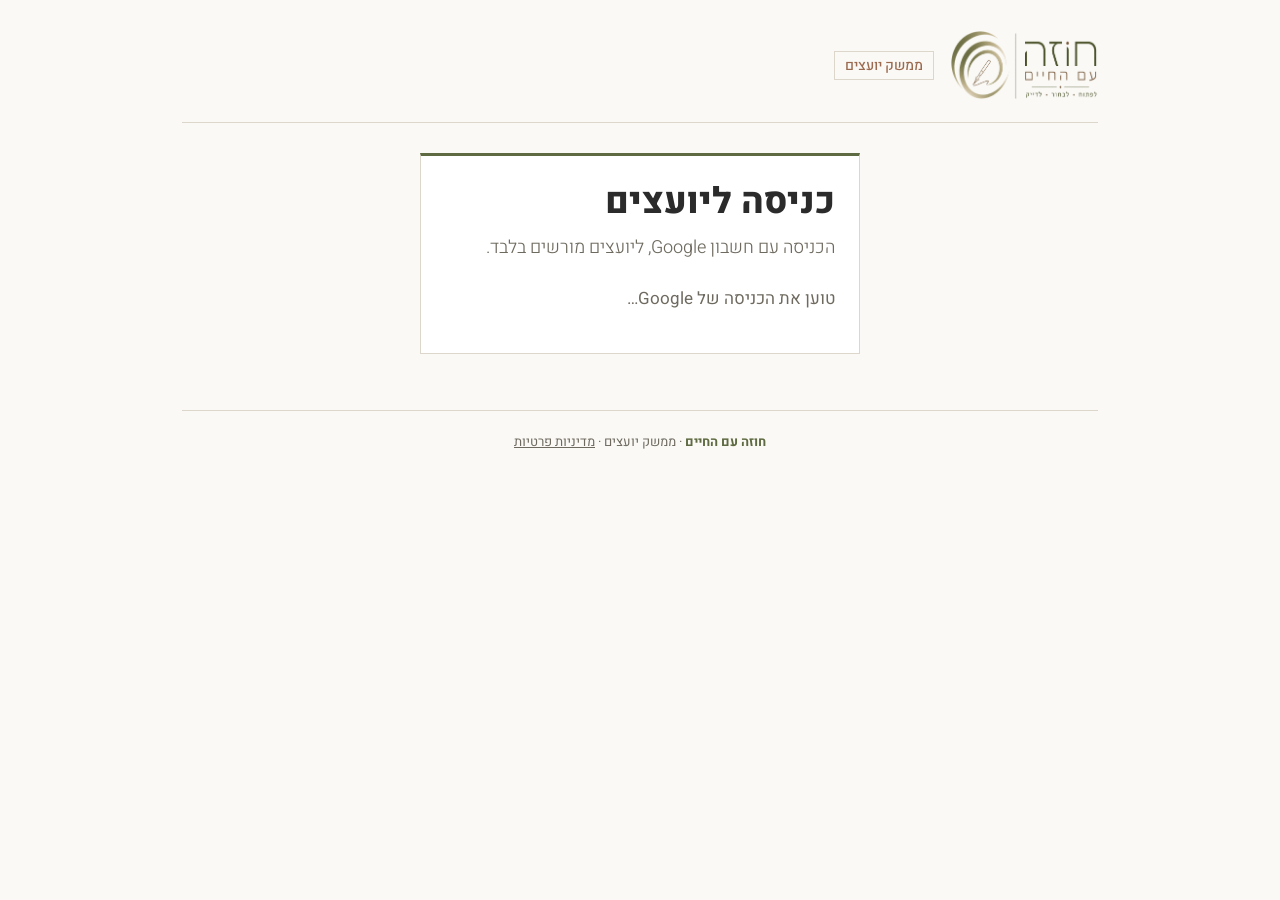
<file: index.html>
<!doctype html>
<html lang="he" dir="rtl">
<head>
  <meta charset="utf-8">
  <meta name="viewport" content="width=device-width, initial-scale=1">
  <meta name="robots" content="noindex, nofollow">
  <title>ממשק יועצים · חוזה עם החיים</title>
  <link rel="preconnect" href="https://fonts.googleapis.com">
  <link rel="preconnect" href="https://fonts.gstatic.com" crossorigin>
  <link href="https://fonts.googleapis.com/css2?family=Heebo:wght@300;400;500;700;800&display=swap" rel="stylesheet">
  <link rel="stylesheet" href="CFL_HR_style.css?v=20261104g">
</head>
<body>
  <div class="wrap">
    <header class="site-head">
      <div class="brand">
        <img class="logo" src="CFL_logo.png" width="180" style="width:180px;max-width:50%;height:auto" alt="חוזה עם החיים · לפתוח · לבחור · לדייק">
        <span class="tag">ממשק יועצים</span>
      </div>
      <nav class="site-nav">
        <span id="navName"></span>
        <button id="logoutBtn" class="link-btn" type="button" hidden>יציאה</button>
      </nav>
    </header>
    <main id="app">
      <p class="loading">טוען…</p>
    </main>
    <footer><b>חוזה עם החיים</b> · ממשק יועצים · <a href="CFL_HR_privacy.html">מדיניות פרטיות</a></footer>
  </div>
  <script src="CFL_HR_config.js?v=20261104g"></script>
  <script src="CFL_HR_app.js?v=20261104g"></script>
  <!-- Google's sign-in script; calls onGsiLoad() when ready -->
  <script src="https://accounts.google.com/gsi/client?hl=he" async defer onload="onGsiLoad()"></script>
</body>
</html>
</file>
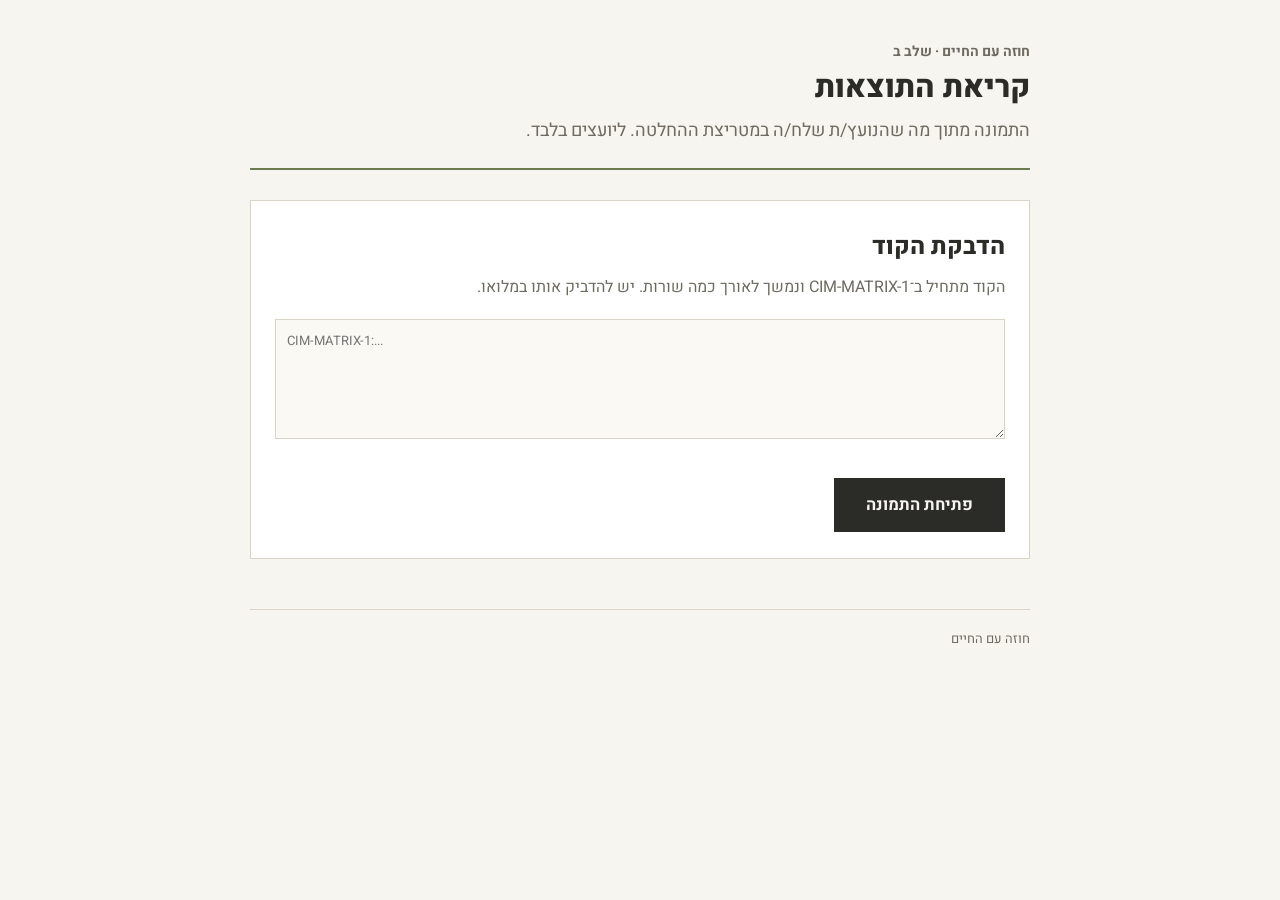
<file: CFL_HR_matrix.html>
<!DOCTYPE html>
<html lang="he" dir="rtl">
<head>
<meta charset="utf-8">
<meta name="viewport" content="width=device-width,initial-scale=1">
<title>שלב ב · קריאת התוצאות · חוזה עם החיים</title>
<style>
:root{--paper:#F7F5EF;--card:#FFF;--ink:#2B2B28;--mute:#6E6B62;--olive:#6B7A4F;--olive-d:#4E5A3A;
--olive-l:#8C9A72;--clay:#A9633F;--claybg:#F4E9E1;--gold:#B8933F;--goldbg:#F2EDDC;
--rule:#DAD5C7;--tint:#F0EEE5;--tint2:#FAF9F4;--slate:#3E4A55;--slatebg:#EAEDF0}
*{box-sizing:border-box}
body{margin:0;background:var(--paper);color:var(--ink);font-family:"Assistant","Heebo","Segoe UI",Arial,sans-serif;font-size:17px;line-height:1.65}
.wrap{max-width:820px;margin:0 auto;padding:0 20px 100px}
header{padding:40px 0 22px;border-bottom:2px solid var(--olive)}
.brand{font-size:14px;color:var(--mute);font-weight:700;margin:0 0 6px}
h1{font-size:31px;line-height:1.25;margin:0 0 8px;font-weight:800}
.lede{font-size:18px;color:var(--mute);margin:0;max-width:58ch}
.steps{display:flex;gap:4px;margin:22px 0 0;flex-wrap:wrap}
.steps span{flex:1;min-width:28px;text-align:center;font-size:12.5px;font-weight:700;padding:6px 0;background:var(--tint);color:var(--mute)}
.steps span.done{background:var(--olive-l);color:#fff}
.steps span.on{background:var(--olive);color:#fff}
section.block{margin:30px 0 0;background:var(--card);border:1px solid var(--rule);padding:26px 24px}
.dim{display:inline-block;font-size:12.5px;font-weight:700;padding:3px 10px;margin-bottom:10px;background:var(--tint);color:var(--olive-d)}
h2{font-size:24px;margin:0 0 8px;font-weight:800}
h3{font-size:19px;margin:24px 0 8px}
.sub{font-size:16px;color:var(--mute);margin:0 0 18px;max-width:60ch}
.note{background:var(--claybg);border-right:4px solid var(--clay);padding:14px 18px;margin:18px 0;font-size:15.5px}
.note b{color:var(--clay)}
.bridge{background:var(--goldbg);border-right:4px solid var(--gold);padding:14px 18px;margin:18px 0;font-size:15.5px}
.calm{background:var(--tint);padding:18px 20px;margin:18px 0}
input[type=text],textarea,select{width:100%;padding:11px;font-size:16.5px;border:1px solid var(--rule);background:var(--tint2);font-family:inherit;color:var(--ink)}
textarea{min-height:84px;resize:vertical}
label.opt{display:flex;gap:10px;align-items:center;margin:0 0 10px}
label.opt b{min-width:26px;color:var(--olive-d)}
.chips{display:flex;flex-wrap:wrap;gap:8px}
.chip{border:1px solid var(--rule);background:var(--tint2);padding:9px 14px;cursor:pointer;font-size:15.5px;font-weight:600;user-select:none}
.chip.on{background:var(--olive);border-color:var(--olive-d);color:#fff}
.chip.dis{opacity:.4;cursor:not-allowed}
.count{font-size:14px;color:var(--clay);font-weight:700;margin:10px 0 0}
.item{padding:16px 0;border-top:1px solid var(--rule)}
.item:first-of-type{border-top:none}
.qt{margin:0 0 10px;font-size:17px;font-weight:700}
.row{display:flex;align-items:center;gap:10px;margin:8px 0;flex-wrap:wrap}
.row .on-name{min-width:130px;font-size:15px;font-weight:600;color:var(--olive-d)}
.scale{display:flex;gap:4px;flex:1;min-width:280px}
.scale button{flex:1;padding:8px 0;font-size:14.5px;font-weight:600;border:1px solid var(--rule);background:var(--tint2);color:var(--ink);cursor:pointer;font-family:inherit}
.scale button.on{background:var(--olive);border-color:var(--olive-d);color:#fff}
.scale button.qm{background:var(--goldbg);max-width:44px}
.scale button.qm.on{background:var(--gold);border-color:var(--gold);color:#fff}
.ends{display:flex;justify-content:space-between;font-size:12.5px;color:var(--mute);margin:4px 0 0}
.seg{display:flex;gap:4px;flex-wrap:wrap}
.seg button{padding:7px 12px;font-size:14.5px;font-weight:600;border:1px solid var(--rule);background:var(--tint2);cursor:pointer;font-family:inherit;color:var(--ink)}
.seg button.on{background:var(--olive);color:#fff;border-color:var(--olive-d)}
.seg button.on.y{background:var(--olive)}.seg button.on.q{background:var(--gold);border-color:var(--gold)}.seg button.on.n{background:var(--clay);border-color:var(--clay)}
.actions{margin:30px 0 0;display:flex;gap:12px;align-items:center;flex-wrap:wrap}
button.main{font-family:inherit;font-size:16.5px;font-weight:700;cursor:pointer;background:var(--ink);color:var(--paper);border:none;padding:15px 32px}
button.main:hover{background:var(--olive-d)}
button.main:disabled{opacity:.35;cursor:not-allowed}
button.ghost{font-family:inherit;background:transparent;color:var(--mute);border:1px solid var(--rule);padding:14px 22px;font-weight:600;font-size:15.5px;cursor:pointer}
.status{font-size:14.5px;color:var(--clay)}
.card{border:1px solid var(--rule);padding:18px 20px;margin:16px 0;background:var(--tint2)}
.card h3{margin:0 0 10px;color:var(--olive-d)}
.card .lbl{font-size:13.5px;font-weight:800;color:var(--mute);margin:12px 0 2px}
.card p{margin:0;font-size:16px}
.flag{background:var(--claybg);border-right:4px solid var(--clay);padding:10px 14px;margin:10px 0 0;font-size:15px}
.dir{font-size:18px;font-weight:800;padding:10px 0;border-bottom:1px solid var(--rule)}
.tabs{display:flex;border:2px solid var(--olive);padding:4px;background:var(--card);margin:26px 0 0}
.tabs button{flex:1;background:transparent;color:var(--olive-d);border:none;padding:13px 10px;font-size:16px;font-weight:700;cursor:pointer;font-family:inherit}
.tabs button.on{background:var(--olive);color:#fff}
.pane{display:none}.pane.on{display:block}
.cons{background:var(--slatebg);border-right:4px solid var(--slate);padding:14px 18px;margin:18px 0;font-size:15px}
.tblwrap{overflow-x:auto}
table{width:100%;border-collapse:collapse;font-size:14.5px;margin:10px 0}
th,td{text-align:right;padding:7px 6px;border-bottom:1px solid var(--rule);vertical-align:top}
th{font-size:13px;color:var(--mute)}
td.n{text-align:center;font-weight:700}
#rawbox{width:100%;min-height:150px;direction:ltr;text-align:left;word-break:break-all;margin-top:14px;display:none;font-size:14px}
#rawbox.on{display:block}
.lock{font-size:15px;color:var(--mute);background:var(--tint);padding:12px 16px;margin:0 0 16px}
footer{margin-top:50px;padding-top:18px;border-top:1px solid var(--rule);font-size:13px;color:var(--mute)}
@media(max-width:620px){body{font-size:16px}h1{font-size:25px}section.block{padding:20px 14px}.row .on-name{min-width:100%}.scale{min-width:100%}}
@media print{body{background:#fff}header .steps,.actions,.tabs,footer,#rawbox{display:none!important}.pane{display:block!important}section.block{border:none;padding:0}}

#rawbox{direction:ltr;text-align:left;word-break:break-all;min-height:150px}
#paste{direction:ltr;text-align:left;min-height:120px;word-break:break-all;font-size:13px}
#res{display:none}#res.on{display:block}
.err{color:var(--clay);font-weight:700}
.meta{font-size:15px;color:var(--mute)}
@media print{header,.actions,#feed{display:none!important}#res{display:block!important}.pane{display:block!important}}</style>
<link href="https://fonts.googleapis.com/css2?family=Heebo:wght@300;400;500;700;800&display=swap" rel="stylesheet"><style id="cfl-font">body,body *{font-family:"Heebo",Arial,"Arial Hebrew",sans-serif!important}[hidden]{display:none!important}</style>
</head>
<body>
<div class="wrap">
<header>
  <p class="brand">חוזה עם החיים · שלב ב</p>
  <h1>קריאת התוצאות</h1>
  <p class="lede">התמונה מתוך מה שהנועץ/ת שלח/ה במטריצת ההחלטה. ליועצים בלבד.</p>
  
</header>
<section class="block" id="feed" hidden>
  <h2>הדבקת הקוד</h2>
  <p class="sub">הקוד מתחיל ב־CIM-MATRIX-1 ונמשך לאורך כמה שורות. יש להדביק אותו במלואו.</p>
  <textarea id="paste" placeholder="CIM-MATRIX-1:..."></textarea>
  <div class="actions"><button class="main" onclick="load()">פתיחת התמונה</button><span class="status" id="msg"></span></div>
</section>
<div id="res">
  <section class="block">
    <h2 id="who">התמונה</h2>
    <p class="meta" id="meta"></p>
    <div class="tabs"><button id="t1" class="on" onclick="tab(1)">ליועצת</button><button id="t2" onclick="tab(2)">מה הנועץ/ת רואה</button></div>
    <div class="pane on" id="p2"></div>
    <div class="pane" id="p1"></div>
    <div class="actions"><button class="main" onclick="window.print()">הדפסה או שמירה כקובץ</button><button class="ghost" onclick="copyAll()">טקסט להעתקה</button></div>
    <textarea id="rawbox"></textarea>
  </section>
</div>
<footer>חוזה עם החיים</footer>
</div>
<script>
const L=['א','ב','ג','ד'];
const VALS=['מימוש עצמי','עניין ותוכן','למידה והתפתחות','אתגר','אוטונומיה','השפעה','הובלה','יצירה','עבודה עם אנשים','שייכות','משמעות','תרומה לחברה','תרומה לעצמי','חופש','הכרה והערכה','מעמד / טייטל','קידום','כסף','ביטחון ויציבות','גמישות','זמן ופנאי','איזון בין עבודה לחיים','גיוון','סביבת עבודה אנושית ומכבדת','אפשרות לפתח אחרים','אפשרות להתפתח בעצמי'];
const THR=['שכר מינימלי','שעות / היקף משרה','גמישות','מרחק ונסיעות','יציבות','אוטונומיה','סביבת עבודה מכבדת','אפשרות להתפתח','תוכן מקצועי מסוים','התאמה לחיים האישיים'];
const ROLE=['מה אעשה בפועל','תחומי האחריות','סמכות','אוטונומיה','מדדי הצלחה','למידה','אתגר','שימוש בחוזקות שלי','יכולת להשפיע','אפשרויות קידום','שכר ותנאים','שעות','גמישות'];
const MGR=['נותן/ת אוטונומיה','ברור/ה בציפיות','נותן/ת משוב','מקשיב/ה','מאפשר/ת לטעות','מאפשר/ת לחלוק עליו/ה','נותן/ת קרדיט','מתייחס/ת לאנשים בכבוד','מפתח/ת אנשים','מסייע/ת לאנשים לצמוח ולהתקדם','יודע/ת להתמודד עם קונפליקט'];
const SRC=['המנהל/ת אמר/ה לי','עובד/ת בארגון סיפר/ה לי','עובד/ת לשעבר סיפר/ה לי','ראיתי דוגמה קונקרטית','זו בעיקר התרשמות שלי'];
const CUL=['איך מתייחסים כאן לאנשים בפועל?','האם מפתחים אנשים?','האם מקדמים מבפנים?','מה קורה כשמישהו טועה?','האם אפשר לחלוק על מנהלים?','שיתוף פעולה או תחרות פנימית?','כמה פוליטיקה ארגונית קיימת?','מהו קצב העבודה?','מהן שעות העבודה בפועל?','עד כמה קיימת גמישות?','עד כמה הארגון יציב?','מי מצליח כאן?','למה אנשים טובים עוזבים?','איך מתייחסים לאנשים בתקופות קשות?','איך נפרדים מעובדים?'];
const GAPS=[['long','אין דדליין קרוב — מרווח של 3–5 ימים',3*24],['days','עליי להחליט בתוך כמה ימים — כ־24 שעות',24],['24h','עליי להחליט בתוך 24 שעות — מרווח קצר',6],['today','עליי להחליט היום — שעה–שעתיים',1.5],['review','גרסת בדיקה — ללא מרווח',0]];
const ECHO=['איזו אפשרות חזרה אליך היום מעצמה, בלי שניסית לחשוב עליה?','אם אחת האפשרויות הייתה נעלמת עכשיו — על איזו היית הכי מצטער/ת?','אם אף אחד לא היה יודע במה בחרת — האם משהו בבחירה שלך היה משתנה?'];
const FITS=['מתאים/ה מאוד','מתאים/ה','סימן שאלה','לא מתאים/ה'];
const OPENQ=['מה מושך אותי?','מה מטריד אותי?','איזה מחיר אצטרך לשלם?','האם קיימת התנגשות עם אחד מתנאי הסף שלי?','מה עדיין איני יודע/ת?','ומה אני מרגיש/ה עכשיו, אחרי שאני רואה את התמונה כולה?'];
const RESQ=['איך זה נראה ביום שלישי בארבע אחר הצהריים? לא הכותרת של התפקיד, אלא התוכן היומיומי שלו.','מה המסלול ארבעה צעדים קדימה, ולא רק הצעד הבא? לאן זה מוביל בעוד שבע שנים?','מה המחיר האמיתי — בזמן, בכסף, בשנות לימוד, ובמה שלא אעשה בינתיים?','שלוש שיחות: אחד/ת בהתחלה, אחד/ת באמצע, ואחד/ת שכבר יצא/ה. מה הם אמרו?'];
const TITLES=['פתיחה','מה על הפרק','מה חשוב לי','תנאי סף','טבלת הדירוג','מרווח','חשיבות','תמונת הכיוונים','הצעות ממשיות','העמקה','מה חסר','תמונת ההחלטה','סיכום'];

function blankOffer(){return {opt:'',name:'',role:{},mgr:{},mgrSrc:{},culSel:[],culNote:{},culQ:{},fit:{},open:{}};}
function blankState(){return {step:0,mode:'',changed:'',name:'',opts:['','','',''],vals:[],valOther:'',thr:[],thrOther:'',thrLimit:{},thrCheck:{},rate:{},locked:false,lockAt:0,gap:'',gapStart:0,echo:{},w:{},nOffers:'',offers:[],research:{},gen:{},five:['','','','','']};}
function migrate(x){
  const s=Object.assign(blankState(),x);
  if(x&&x.offer!==undefined&&!x.offers){
    s.offers = x.offer==='yes' ? [Object.assign(blankOffer(),{opt:String(x.offerOpt||''),role:x.role||{},mgr:x.mgr||{},mgrSrc:x.mgrSrc||{},culSel:x.culSel||[],culNote:x.culNote||{},culQ:x.culQ||{},fit:x.fit||{},open:x.open||{}})] : [];
    s.nOffers = x.offer==='yes' ? 1 : (x.offer==='no' ? 0 : '');
  }
  if(!Array.isArray(s.offers))s.offers=[];
  s.offers=s.offers.map(o=>Object.assign(blankOffer(),o));
  return s;
}
const esc=t=>String(t==null?'':t).replace(/[&<>"]/g,c=>({'&':'&amp;','<':'&lt;','>':'&gt;','"':'&quot;'}[c]));
const O=()=>S.opts.map((t,i)=>({t:String(t||'').trim(),i})).filter(o=>o.t);
const V=()=>S.vals.map(v=>v==='__other'?(String(S.valOther||'').trim()||'אחר'):v);
const T=()=>S.thr.map(v=>v==='__other'?(String(S.thrOther||'').trim()||'אחר'):v);
function oname(i){return L[i]+"' · "+S.opts[i];}
function offerName(o,k){return o.name?o.name:(o.opt!==''&&S.opts[+o.opt]?oname(+o.opt):'הצעה '+(k+1));}

function analysis(){
 const v=V(),o=O(),t=T();
 const res=o.map(x=>{
  let num=0,den=0,unk=[],give=[],price=[],gap=[],fail=[],thrQ=[];
  v.forEach(n=>{const r=S.rate[n+'|'+x.i],w=S.w[n]||0;
   if(r==='?'||r==null){unk.push(n);return;}
   num+=r*w;den+=10*w;
   if(w>=6&&r>=8)give.push([n,r*w]);
   if(w>=6&&r<=4)price.push(n);
   const best=Math.max(...o.filter(y=>y.i!==x.i).map(y=>{const q=S.rate[n+'|'+y.i];return typeof q==='number'?q:-1}),-1);
   if(best-r>=4&&w>=5&&price.indexOf(n)<0)gap.push(n);
  });
  t.forEach(n=>{const c=S.thrCheck[n+'|'+x.i];if(c==='n')fail.push(n);if(c==='q')thrQ.push(n);});
  give.sort((a,b)=>b[1]-a[1]);
  return {i:x.i,t:x.t,pct:den?num/den:0,unk,give:give.slice(0,4).map(g=>g[0]),price,gap,fail,thrQ};});
 const ranked=res.filter(r=>!r.fail.length).sort((a,b)=>b.pct-a.pct);
 const n=ranked.length<=2?ranked.length:((ranked[2]&&ranked[0].pct-ranked[2].pct<0.15)?3:2);
 let read='';
 if(ranked.length>1){const d=ranked[0].pct-ranked[1].pct;
  read = d>=0.12 ? 'יש מובילה ברורה. שווה גם לשאול: למה עוד לא הלכת לשם?'
      : d>=0.05 ? 'יש נטייה, אין הכרעה. שתי הראשונות בתמונה, וההבדל ביניהן יוכרע בהעמקה ולא בטבלה.'
      : 'התוצאות צמודות, וזה כשלעצמו ממצא. או ששתי האפשרויות מספקות את אותם ערכים בדרכים שונות, או שחסר ערך שלא עלה על הנייר.';}
 return {res,dirs:ranked.slice(0,n),read};
}
const listOf=a=>a.length?a.map(esc).join(' · '):'<span style="color:var(--mute)">—</span>';
function pictureHTML(){const A=analysis();
 return A.res.map(r=>`<div class="card"><h3>${esc(oname(r.i))}</h3>
  ${r.fail.length?`<div class="flag">התנגשות עם תנאי סף: <b>${listOf(r.fail)}</b></div>`:''}
  <div class="lbl">מה היא נותנת לי במיוחד</div><p>${listOf(r.give)}</p>
  <div class="lbl">על מה אצטרך לשלם מחיר</div><p>${listOf(r.price)}</p>
  <div class="lbl">איפה יש פער משמעותי מול אפשרות אחרת</div><p>${listOf(r.gap)}</p>
  <div class="lbl">מה עדיין איני יודע/ת</div><p>${listOf(r.unk.concat(r.thrQ.map(x=>'תנאי סף: '+x)))}</p></div>`).join('')
 +`<h3>כיוונים שכדאי לבדוק לעומק</h3>${A.dirs.length?A.dirs.map(d=>`<div class="dir">${esc(oname(d.i))}</div>`).join(''):'<p>אף אפשרות לא עברה את תנאי הסף. זה מידע חשוב כשלעצמו — אולי שווה לחזור לשאלה מה עוד אפשרי.</p>'}
 ${A.read?`<div class="calm" style="margin-top:14px"><b>איך לקרוא את זה:</b> ${A.read}</div>`:''}`;}

function researchHTML(){
 const A=analysis();const ids=A.dirs.length?A.dirs.map(d=>d.i):O().map(x=>x.i);
 const any=ids.some(i=>{const r=S.research[i]||{};return RESQ.some((q,k)=>r['q'+k])||r.found||r.changed;});
 if(!any)return '';
 return `<h3>ההעמקה</h3>`+ids.map(i=>{const r=S.research[i]||{};
  const rows=RESQ.map((q,k)=>r['q'+k]?`<div class="lbl">${esc(q.split('?')[0])}?</div><p>${esc(r['q'+k])}</p>`:'').join('');
  if(!rows&&!r.found&&!r.changed)return '';
  return `<div class="card"><h3>${esc(oname(i))}</h3>${rows}
   ${r.found?`<div class="lbl">מה בררתי</div><p>${esc(r.found)}</p>`:''}
   ${r.changed?`<div class="lbl">מה זה שינה</div><p>${esc(r.changed)}</p>`:''}</div>`;}).join('');
}
function offersHTML(){
 if(!S.offers.length)return '';
 return `<h3>${S.offers.length>1?'ההצעות':'ההצעה'}</h3>`+S.offers.map((o,k)=>`<div class="card"><h3>${esc(offerName(o,k))}</h3>
  ${['התפקיד','המנהל/ת','התרבות'].map(x=>`<p><b>${x}:</b> ${o.fit[x]!=null&&o.fit[x]!==''?FITS[+o.fit[x]]:'—'}</p>`).join('')}
  ${OPENQ.map((q,j)=>o.open[j]?`<div class="lbl">${esc(q)}</div><p>${esc(o.open[j])}</p>`:'').join('')}</div>`).join('')
 +(S.offers.length>1?compareHTML():'');
}
function compareHTML(){
 const a=S.offers;
 return `<h3>השוואה בין ההצעות</h3><div class="tblwrap"><table><tr><th></th>${a.map((o,k)=>`<th>${esc(offerName(o,k))}</th>`).join('')}</tr>
 ${['התפקיד','המנהל/ת','התרבות'].map(x=>`<tr><td><b>${x}</b></td>${a.map(o=>`<td>${o.fit[x]!=null&&o.fit[x]!==''?FITS[+o.fit[x]]:'—'}</td>`).join('')}</tr>`).join('')}
 ${[0,1,2].map(j=>`<tr><td><b>${OPENQ[j]}</b></td>${a.map(o=>`<td>${esc(o.open[j]||'')}</td>`).join('')}</tr>`).join('')}
 <tr><td><b>מה עוד לא ידוע</b></td>${a.map(o=>{const n=ROLE.filter(r=>o.role[r]==='q').length+MGR.filter(m=>o.mgr[m]==='q').length+o.culSel.filter(c=>o.culQ[c]==='q').length;return `<td>${n} נושאים לבירור</td>`;}).join('')}</tr></table></div>`;
}
function mineHTML(){
 let h=pictureHTML()+researchHTML()+offersHTML();
 if(!S.offers.length&&S.gen&&Object.keys(S.gen).some(k=>S.gen[k]))
  h+=`<h3>תמונת ההחלטה</h3>`+OPENQ.map((q,j)=>S.gen[j]?`<div class="lbl">${esc(q)}</div><p>${esc(S.gen[j])}</p>`:'').join('');
 const f=S.five.filter(Boolean);
 if(f.length)h+=`<h3>מה אני צריך/ה לברר לפני שאני מחליט/ה</h3><ol>${f.map(x=>`<li>${esc(x)}</li>`).join('')}</ol>`;
 h+=`<div class="bridge"><b>אני לא בוחר/ת רק תפקיד. אני בוחר/ת גם מנהל/ת וסביבה שבהם אחיה חלק משמעותי מחיי.</b></div>
 <div class="note">ההחלטה תהיה בסופו של דבר גם רגשית. ההעמקה נועדה לאזן את התמונה, לא להחליף אותה.</div>`;
 return h;}


let S=blankState();
const $=id=>document.getElementById(id);
function consHTML(){const v=V(),o=O(),A=analysis();
 let h=`<div class="cons"><b>ליועצת.</b> הנועץ/ת רואה תמונה וכיוונים בלבד, בלי מספרים. הטבלאות כאן הן חומר לשיחה ולא פסק דין.</div>`;
 h+=`<h3>טבלת הדירוג (שלב 4) והחשיבות (שלב 6)</h3><div class="tblwrap"><table><tr><th>ערך</th><th>חשיבות</th>${o.map(x=>`<th>${L[x.i]}</th>`).join('')}</tr>${v.map(n=>`<tr><td>${esc(n)}</td><td class="n">${S.w[n]||''}</td>${o.map(x=>{const r=S.rate[n+'|'+x.i];return `<td class="n">${r==null?'':r}</td>`}).join('')}</tr>`).join('')}
 <tr><td><b>ציון משוקלל</b></td><td></td>${o.map(x=>{const r=A.res.find(y=>y.i===x.i);return `<td class="n">${Math.round(r.pct*100)}%</td>`}).join('')}</tr></table></div>
 ${A.read?`<p class="sub">${A.read}</p>`:''}`;
 h+=`<h3>תנאי סף</h3>${T().length?`<div class="tblwrap"><table><tr><th>תנאי</th><th>הגבול</th>${o.map(x=>`<th>${L[x.i]}</th>`).join('')}</tr>${T().map(t=>`<tr><td>${esc(t)}</td><td>${esc(S.thrLimit[t]||'')}</td>${o.map(x=>`<td class="n">${({y:'✓',n:'✗',q:'?'})[S.thrCheck[t+'|'+x.i]]||''}</td>`).join('')}</tr>`).join('')}</table></div>`:'<p>לא נבחרו.</p>'}`;
 const gp=GAPS.find(g=>g[0]===S.gap);
 h+=`<h3>המרווח</h3><p>${gp?esc(gp[1]):'—'}${S.lockAt?` · הדירוג ננעל ב־${new Date(S.lockAt).toLocaleString('he-IL')}`:''}</p>`;
 h+=ECHO.map((q,k)=>S.echo[k]?`<p><b>${q}</b><br>${esc(S.echo[k])}</p>`:'').join('');
 const rk=Object.keys(S.research||{}).filter(i=>{const r=S.research[i];return r&&Object.keys(r).some(x=>r[x]);});
 if(rk.length){h+=`<h3>ההעמקה (אין הצעה ממשית)</h3>`+rk.map(i=>{const r=S.research[i];
   return `<p><b>${esc(oname(+i))}</b></p><div class="tblwrap"><table>${RESQ.map((q,k)=>r['q'+k]?`<tr><td>${esc(q.split('?')[0])}?</td><td>${esc(r['q'+k])}</td></tr>`:'').join('')}${r.found?`<tr><td>מה בררתי</td><td>${esc(r.found)}</td></tr>`:''}${r.changed?`<tr><td>מה זה שינה</td><td>${esc(r.changed)}</td></tr>`:''}</table></div>`;}).join('');}
 S.offers.forEach((o2,k)=>{h+=`<h3>בדיקת המציאות — ${esc(offerName(o2,k))}</h3>
  <div class="tblwrap"><table><tr><th>תפקיד</th><th></th></tr>${ROLE.filter(r=>o2.role[r]).map(r=>`<tr><td>${r}</td><td>${({y:'יודע/ת',q:'צריך לברר',n:'לא חשוב'})[o2.role[r]]}</td></tr>`).join('')}</table></div>
  <div class="tblwrap"><table><tr><th>מנהל/ת</th><th></th><th>מקור</th></tr>${MGR.filter(m=>o2.mgr[m]).map(m=>`<tr><td>${m}</td><td>${({y:'יודע/ת',q:'צריך לברר',n:'לא חשוב'})[o2.mgr[m]]}</td><td>${esc(o2.mgrSrc[m]||'')}</td></tr>`).join('')}</table></div>
  <div class="tblwrap"><table><tr><th>תרבות</th><th>מה גיליתי</th></tr>${o2.culSel.map(c=>`<tr><td>${c}${o2.culQ[c]==='q'?' (?)':''}</td><td>${esc(o2.culNote[c]||'')}</td></tr>`).join('')}</table></div>
  <p>${['התפקיד','המנהל/ת','התרבות'].map(x=>`<b>${x}:</b> ${o2.fit[x]!=null&&o2.fit[x]!==''?FITS[+o2.fit[x]]:'—'}`).join(' · ')}</p>`;});
 if(S.offers.length>1)h+=compareHTML();
 const f=S.five.filter(Boolean);
 if(f.length)h+=`<h3>מה נשאר לברר</h3><ol>${f.map(x=>`<li>${esc(x)}</li>`).join('')}</ol>`;
 return h;}
function load(){
  const raw=($('paste').value||'').trim();
  try{const b=raw.replace(/^CIM-MATRIX-1:/,'').replace(/\s+/g,'');
    const x=JSON.parse(decodeURIComponent(escape(atob(b))));
    if(!x.opts||!x.vals)throw 0;
    S=migrate(x);
  }catch(e){$('msg').innerHTML='<span class="err">הקוד אינו תקין. כדאי לוודא שהועתק במלואו.</span>';return;}
  show();
}
function show(){
  $('msg').textContent='';
  $('who').textContent=S.name?('התמונה של '+S.name):'התמונה';
  $('meta').textContent='אפשרויות: '+O().map(x=>oname(x.i)).join(' · ');
  $('p2').innerHTML=consHTML();$('p1').innerHTML=mineHTML();
  $('res').classList.add('on');
}
function tab(n){[1,2].forEach(k=>{$('t'+k).classList.toggle('on',k===n);});
  $('p2').classList.toggle('on',n===1);$('p1').classList.toggle('on',n===2);}
function copyAll(){const b=$('rawbox');if(b.classList.contains('on')){b.classList.remove('on');return;}
  const out=['מטריצת ההחלטה · חוזה עם החיים',S.name||'',''];
  [$('p2'),$('p1')].forEach(p=>p.querySelectorAll('h3,.lbl,p,li,tr,.dir,.flag').forEach(e=>{if(e.closest('tr')&&e.tagName!=='TR')return;
   const t=e.tagName==='TR'?[].slice.call(e.children).map(c=>c.textContent.trim()).join('  |  '):e.innerText.trim();
   if(t)out.push(e.tagName==='H3'?'\n=== '+t+' ===':(e.classList.contains('lbl')?'— '+t+':':t));}));
  b.value=out.join('\n');b.classList.add('on');b.select();try{navigator.clipboard.writeText(b.value);}catch(e){}}


/* חוזה עם החיים: the יועצים site opens this page inside a תיק and hands it the saved answers
   (only from the יועצים site itself; nothing is kept in this browser) */
window.addEventListener('message',function(e){
  if(e.origin!==location.origin||e.source!==window.parent||!e.data||e.data.type!=='cfl-matrix')return;
  const x=e.data.s;
  if(!x||!Array.isArray(x.opts)||!Array.isArray(x.vals)){$('who').textContent='אין עדיין תמונה';$('res').classList.add('on');return;}
  S=migrate(x);show();
});
if(window.parent!==window)window.parent.postMessage({type:'cfl-matrix-ready'},location.origin);
else{$('feed').hidden=false;}
</script>
</body>
</html>
</file>
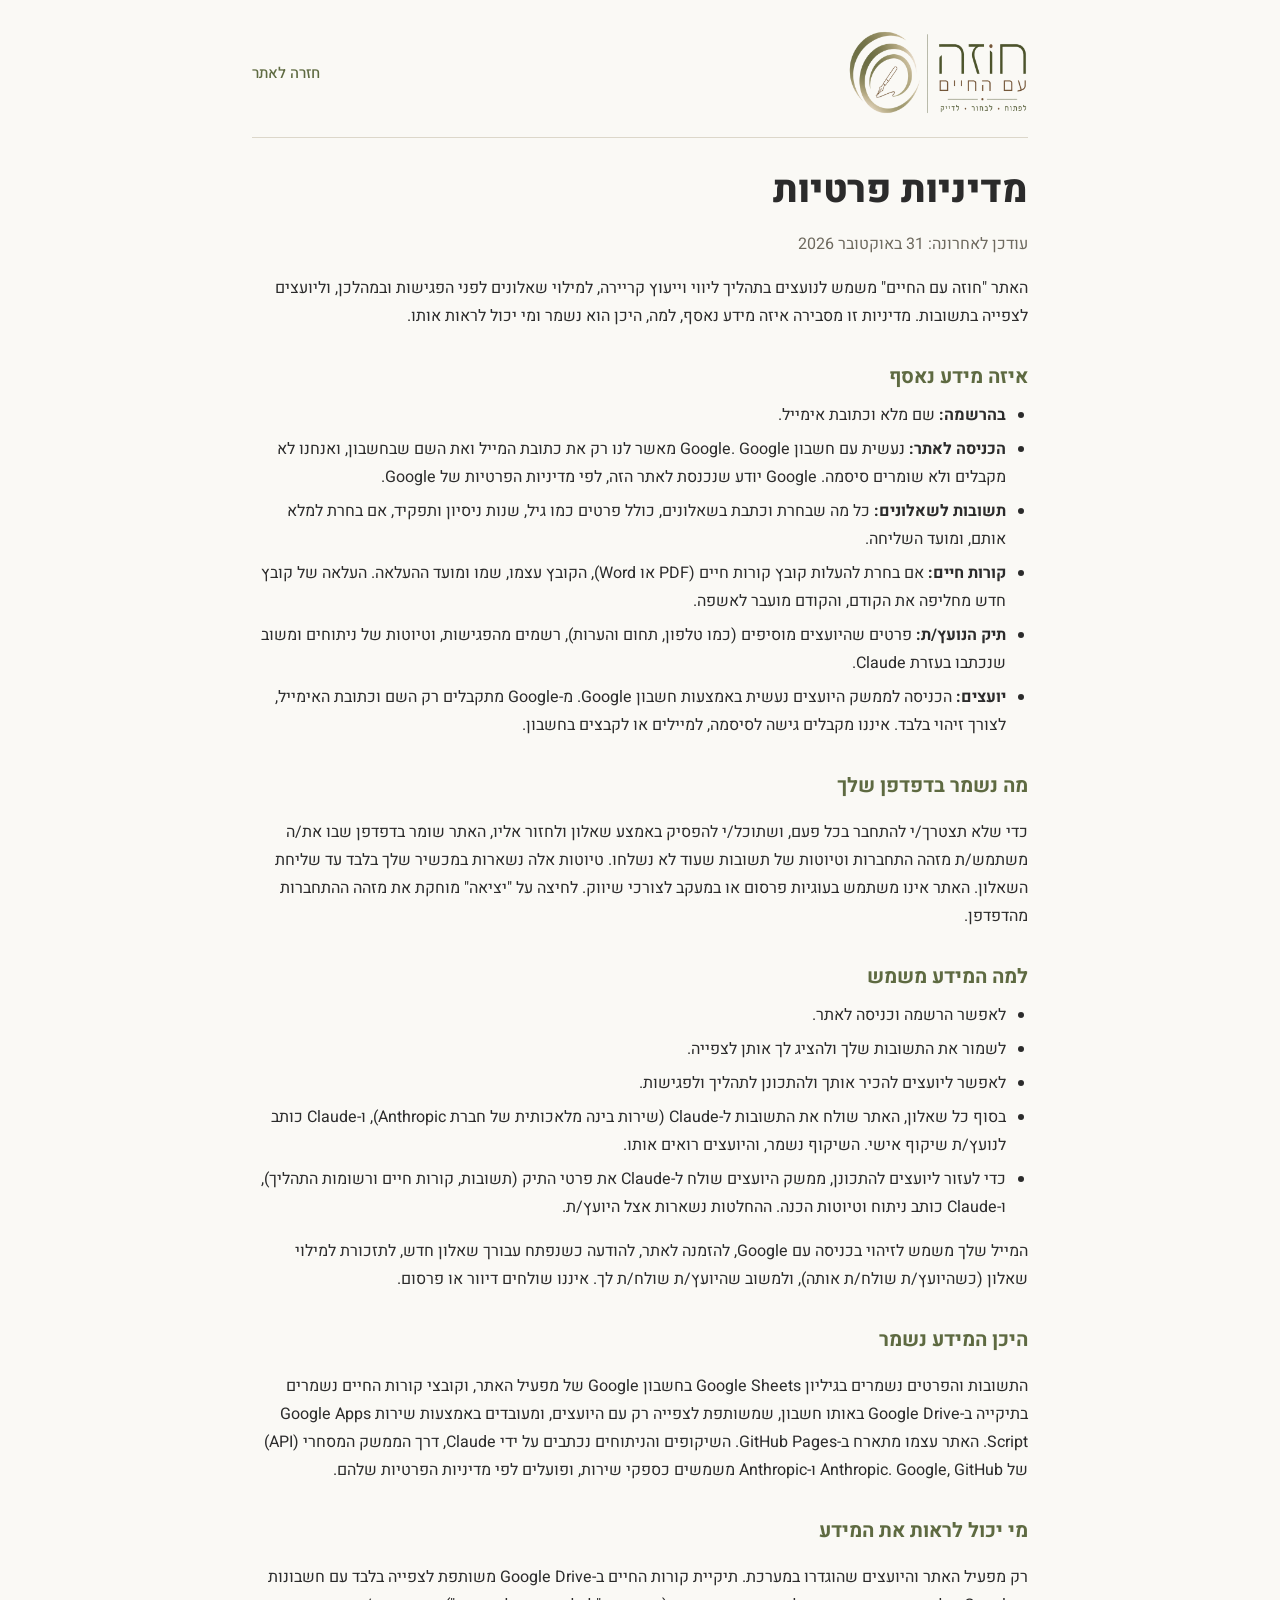
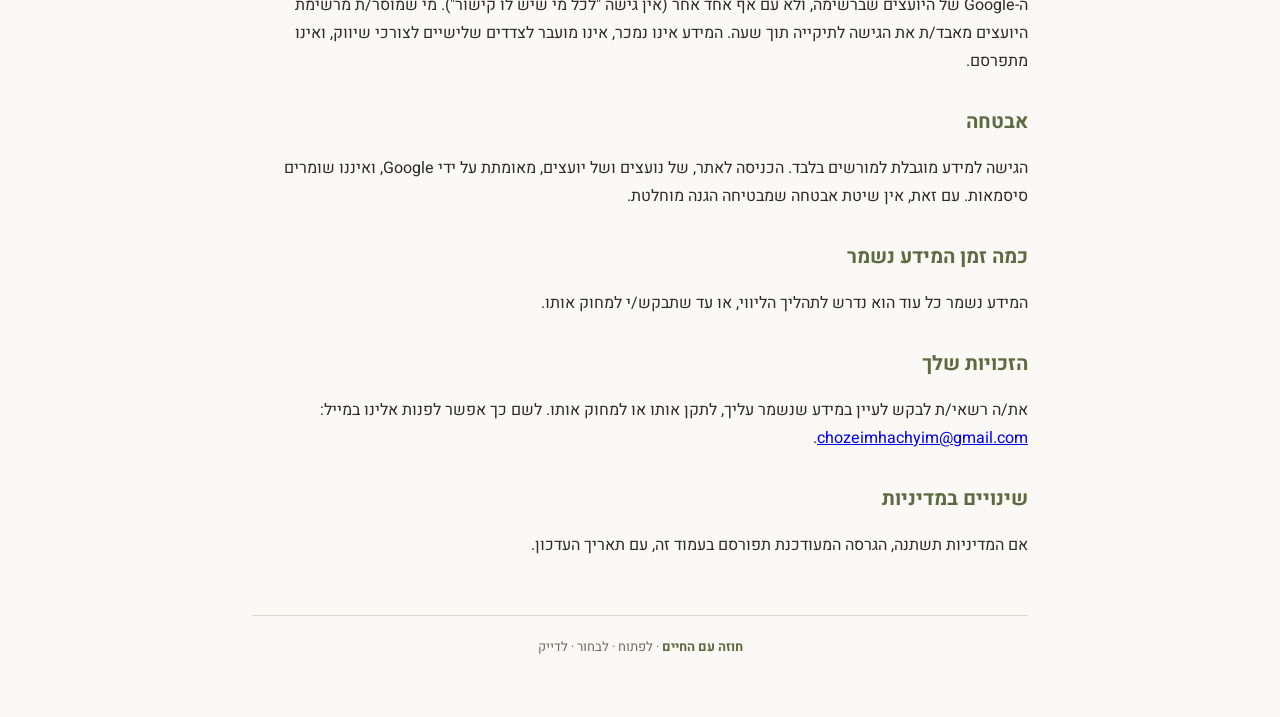
<file: CFL_HR_privacy.html>
<!doctype html>
<html lang="he" dir="rtl">
<head>
  <meta charset="utf-8">
  <meta name="viewport" content="width=device-width, initial-scale=1">
  <title>מדיניות פרטיות · חוזה עם החיים</title>
  <link rel="preconnect" href="https://fonts.googleapis.com">
  <link rel="preconnect" href="https://fonts.gstatic.com" crossorigin>
  <link href="https://fonts.googleapis.com/css2?family=Heebo:wght@300;400;500;700;800&display=swap" rel="stylesheet">
  <style>
    :root { --ink:#2B2B2B; --olive:#5E6A41; --paper:#FAF9F5; --rule:#DCD7CA; --mute:#6E6A5F; }
    * { box-sizing: border-box; }
    body { margin:0; background:var(--paper); color:var(--ink); font-family:"Heebo",Arial,"Arial Hebrew",sans-serif; font-size:17px; line-height:1.65; }
    .wrap { max-width:820px; margin:0 auto; padding:0 22px 60px; }
    .site-head { display:flex; align-items:center; justify-content:space-between; gap:16px; padding:30px 0 22px; border-bottom:1px solid var(--rule); margin-bottom:30px; }
    .logo { display:block; width:180px; max-width:50%; height:auto; }
    .link-btn { color:var(--olive); font-size:15px; font-weight:500; text-decoration:none; }
    h1 { font-weight:800; font-size:clamp(28px,5vw,38px); line-height:1.2; margin:0 0 10px; }
    footer { margin-top:56px; padding-top:20px; border-top:1px solid var(--rule); font-size:13px; color:var(--mute); text-align:center; }
    footer b { color:var(--olive); }
    .policy h2 { font-size:20px; margin:30px 0 8px; color:var(--olive); }
    .policy p, .policy li { font-size:16px; line-height:1.75; }
    .policy ul { padding-inline-start:22px; margin:0 0 12px; }
    .policy li { margin-bottom:6px; }
    .updated { color:var(--mute); font-size:14px; }
  </style>
</head>
<body>
  <div class="wrap">
    <header class="site-head">
      <img class="logo" src="CFL_logo.png" width="180" style="width:180px;max-width:50%;height:auto" alt="חוזה עם החיים · לפתוח · לבחור · לדייק">
      <nav class="site-nav"><a class="link-btn" href="index.html">חזרה לאתר</a></nav>
    </header>

    <main class="policy">
      <h1>מדיניות פרטיות</h1>
      <p class="updated">עודכן לאחרונה: 31 באוקטובר 2026</p>

      <p>האתר "חוזה עם החיים" משמש לנועצים בתהליך ליווי וייעוץ קריירה, למילוי שאלונים לפני הפגישות ובמהלכן, וליועצים לצפייה בתשובות. מדיניות זו מסבירה איזה מידע נאסף, למה, היכן הוא נשמר ומי יכול לראות אותו.</p>

      <h2>איזה מידע נאסף</h2>
      <ul>
        <li><b>בהרשמה:</b> שם מלא וכתובת אימייל.</li>
        <li><b>הכניסה לאתר:</b> נעשית עם חשבון Google. Google מאשר לנו רק את כתובת המייל ואת השם שבחשבון, ואנחנו לא מקבלים ולא שומרים סיסמה. Google יודע שנכנסת לאתר הזה, לפי מדיניות הפרטיות של Google.</li>
        <li><b>תשובות לשאלונים:</b> כל מה שבחרת וכתבת בשאלונים, כולל פרטים כמו גיל, שנות ניסיון ותפקיד, אם בחרת למלא אותם, ומועד השליחה.</li>
        <li><b>קורות חיים:</b> אם בחרת להעלות קובץ קורות חיים (PDF או Word), הקובץ עצמו, שמו ומועד ההעלאה. העלאה של קובץ חדש מחליפה את הקודם, והקודם מועבר לאשפה.</li>
        <li><b>תיק הנועץ/ת:</b> פרטים שהיועצים מוסיפים (כמו טלפון, תחום והערות), רשמים מהפגישות, וטיוטות של ניתוחים ומשוב שנכתבו בעזרת Claude.</li>
        <li><b>יועצים:</b> הכניסה לממשק היועצים נעשית באמצעות חשבון Google. מ-Google מתקבלים רק השם וכתובת האימייל, לצורך זיהוי בלבד. איננו מקבלים גישה לסיסמה, למיילים או לקבצים בחשבון.</li>
      </ul>

      <h2>מה נשמר בדפדפן שלך</h2>
      <p>כדי שלא תצטרך/י להתחבר בכל פעם, ושתוכל/י להפסיק באמצע שאלון ולחזור אליו, האתר שומר בדפדפן שבו את/ה משתמש/ת מזהה התחברות וטיוטות של תשובות שעוד לא נשלחו. טיוטות אלה נשארות במכשיר שלך בלבד עד שליחת השאלון. האתר אינו משתמש בעוגיות פרסום או במעקב לצורכי שיווק. לחיצה על "יציאה" מוחקת את מזהה ההתחברות מהדפדפן.</p>

      <h2>למה המידע משמש</h2>
      <ul>
        <li>לאפשר הרשמה וכניסה לאתר.</li>
        <li>לשמור את התשובות שלך ולהציג לך אותן לצפייה.</li>
        <li>לאפשר ליועצים להכיר אותך ולהתכונן לתהליך ולפגישות.</li>
        <li>בסוף כל שאלון, האתר שולח את התשובות ל-Claude (שירות בינה מלאכותית של חברת Anthropic), ו-Claude כותב לנועץ/ת שיקוף אישי. השיקוף נשמר, והיועצים רואים אותו.</li>
        <li>כדי לעזור ליועצים להתכונן, ממשק היועצים שולח ל-Claude את פרטי התיק (תשובות, קורות חיים ורשומות התהליך), ו-Claude כותב ניתוח וטיוטות הכנה. ההחלטות נשארות אצל היועץ/ת.</li>
      </ul>
      <p>המייל שלך משמש לזיהוי בכניסה עם Google, להזמנה לאתר, להודעה כשנפתח עבורך שאלון חדש, לתזכורת למילוי שאלון (כשהיועץ/ת שולח/ת אותה), ולמשוב שהיועץ/ת שולח/ת לך. איננו שולחים דיוור או פרסום.</p>

      <h2>היכן המידע נשמר</h2>
      <p>התשובות והפרטים נשמרים בגיליון Google Sheets בחשבון Google של מפעיל האתר, וקובצי קורות החיים נשמרים בתיקייה ב-Google Drive באותו חשבון, שמשותפת לצפייה רק עם היועצים, ומעובדים באמצעות שירות Google Apps Script. האתר עצמו מתארח ב-GitHub Pages. השיקופים והניתוחים נכתבים על ידי Claude, דרך הממשק המסחרי (API) של Anthropic. Google, GitHub ו-Anthropic משמשים כספקי שירות, ופועלים לפי מדיניות הפרטיות שלהם.</p>

      <h2>מי יכול לראות את המידע</h2>
      <p>רק מפעיל האתר והיועצים שהוגדרו במערכת. תיקיית קורות החיים ב-Google Drive משותפת לצפייה בלבד עם חשבונות ה-Google של היועצים שברשימה, ולא עם אף אחד אחר (אין גישה "לכל מי שיש לו קישור"). מי שמוסר/ת מרשימת היועצים מאבד/ת את הגישה לתיקייה תוך שעה. המידע אינו נמכר, אינו מועבר לצדדים שלישיים לצורכי שיווק, ואינו מתפרסם.</p>

      <h2>אבטחה</h2>
      <p>הגישה למידע מוגבלת למורשים בלבד. הכניסה לאתר, של נועצים ושל יועצים, מאומתת על ידי Google, ואיננו שומרים סיסמאות. עם זאת, אין שיטת אבטחה שמבטיחה הגנה מוחלטת.</p>

      <h2>כמה זמן המידע נשמר</h2>
      <p>המידע נשמר כל עוד הוא נדרש לתהליך הליווי, או עד שתבקש/י למחוק אותו.</p>

      <h2>הזכויות שלך</h2>
      <p>את/ה רשאי/ת לבקש לעיין במידע שנשמר עליך, לתקן אותו או למחוק אותו. לשם כך אפשר לפנות אלינו במייל: <a href="mailto:chozeimhachyim@gmail.com" dir="ltr">chozeimhachyim@gmail.com</a>.</p>

      <h2>שינויים במדיניות</h2>
      <p>אם המדיניות תשתנה, הגרסה המעודכנת תפורסם בעמוד זה, עם תאריך העדכון.</p>
    </main>

    <footer><b>חוזה עם החיים</b> · לפתוח · לבחור · לדייק</footer>
  </div>
</body>
</html>
</file>
<file: CFL_HR_style.css>
/* חוזה עם החיים (CFL) – ממשק צוות: עיצוב (אותה שפה כמו אתר הלקוחות) */
:root {
  --ink: #2B2B2B; --olive: #5E6A41; --olive-l: #7E8C5A; --clay: #9C6B4F; --gold: #B08A3E;
  --paper: #FAF9F5; --card: #FFFFFF; --rule: #DCD7CA; --mute: #6E6A5F; --tint: #F4F5EF; --tint2: #FAFAF6; --claybg: #FBF6F2;
}
* { box-sizing: border-box; }
[hidden] { display: none !important; }
html, body { margin: 0; padding: 0; }
body {
  background: var(--paper); color: var(--ink);
  font-family: "Heebo", Arial, "Arial Hebrew", sans-serif;
  font-size: 17px; line-height: 1.65; -webkit-font-smoothing: antialiased;
}
button, input { font-family: inherit; }

.wrap { max-width: 960px; margin: 0 auto; padding: 0 22px 60px; }
.site-head {
  display: flex; align-items: center; justify-content: space-between; gap: 16px;
  padding: 30px 0 22px; border-bottom: 1px solid var(--rule); margin-bottom: 30px;
}
.brand { display: flex; align-items: center; gap: 16px; }
.logo { display: block; width: 180px; max-width: 50%; height: auto; }
.tag { font-size: 14px; font-weight: 500; color: var(--clay); border: 1px solid var(--rule); padding: 2px 10px; white-space: nowrap; }
.site-nav { display: flex; gap: 18px; align-items: center; font-size: 15px; color: var(--mute); }
.link-btn { background: none; border: 0; padding: 0; font-size: 15px; font-weight: 500; color: var(--olive); cursor: pointer; }
.link-btn:hover { text-decoration: underline; }

h1 { font-weight: 800; font-size: clamp(26px, 5vw, 36px); line-height: 1.2; margin: 0 0 10px; }
h2 { font-weight: 700; font-size: 20px; margin: 0 0 14px; }
.sub { font-size: 18px; font-weight: 300; color: var(--mute); margin: 0 0 22px; }
.muted { color: var(--mute); }
.loading { color: var(--mute); text-align: center; padding: 40px 0; }

.card { background: var(--card); border: 1px solid var(--rule); padding: 24px; margin-bottom: 16px; }
.auth-card { max-width: 440px; margin: 10px auto 20px; border-top: 3px solid var(--olive); }
.gbtn { min-height: 44px; margin-top: 8px; }

.field { display: block; margin: 14px 0; }
.field > span { display: block; font-weight: 500; margin-bottom: 6px; }
input[type=text], input[type=email] {
  width: 100%; font-size: 17px; padding: 10px 12px; border: 1px solid var(--rule); background: var(--card); color: var(--ink);
}
input:focus { outline: 2px solid var(--olive); outline-offset: 1px; }
.hint { font-size: 14px; color: var(--mute); margin: -4px 0 12px; }
.row { display: flex; gap: 10px; flex-wrap: wrap; }

.btn { font-size: 16px; font-weight: 500; border: none; padding: 12px 26px; cursor: pointer; transition: background .14s; }
.btn.primary { background: var(--ink); color: var(--paper); }
.btn.primary:hover { background: var(--olive); }
.btn.secondary { background: transparent; color: var(--olive); border: 1px solid var(--olive); padding: 11px 22px; }
.btn:disabled { opacity: .55; cursor: default; }
.btn:focus-visible { outline: 2px solid var(--gold); outline-offset: 2px; }

.msg { padding: 12px 16px; margin: 12px 0; font-size: 16px; background: var(--card); border: 1px solid var(--rule); }
.msg.error { border-color: var(--clay); color: var(--clay); background: var(--claybg); }
.msg.success { border-right: 3px solid var(--olive); background: var(--tint); }

.add-form { margin-top: 16px; padding-top: 6px; border-top: 1px solid var(--rule); max-width: 460px; }

.table-wrap { overflow-x: auto; margin-bottom: 16px; }
table.staff { width: 100%; border-collapse: collapse; font-size: 15px; }
table.staff th { text-align: right; font-weight: 700; color: var(--olive); border-bottom: 2px solid var(--rule); padding: 8px 10px; white-space: nowrap; }
table.staff td { border-bottom: 1px solid var(--rule); padding: 9px 10px; vertical-align: top; }
table.staff td.mail { text-align: right; }
table.staff tbody tr:nth-child(even) td { background: var(--tint2); }

footer { margin-top: 56px; padding-top: 20px; border-top: 1px solid var(--rule); font-size: 13px; color: var(--mute); text-align: center; }
footer b { color: var(--olive); }
footer a { color: inherit; }

@media (max-width: 560px) {
  body { font-size: 16px; }
  .wrap { padding: 0 15px 50px; }
  .card { padding: 18px; }
  .site-head { flex-wrap: wrap; }
  .tag { display: none; }
}

/* Menu (לקוחות / צוות) */
.menu { display: flex; gap: 6px; margin: -10px 0 26px; border-bottom: 1px solid var(--rule); }
.menu-item {
  background: none; border: 0; border-bottom: 3px solid transparent; padding: 10px 16px; margin-bottom: -1px;
  font-size: 16px; font-weight: 500; color: var(--mute); cursor: pointer;
}
.menu-item:hover { color: var(--ink); }
.menu-item.on { color: var(--olive); border-bottom-color: var(--olive); font-weight: 700; }
.small { font-size: 14px; }
.back { margin-bottom: 12px; }

/* Client list */
input[type=search].search {
  width: 100%; font-size: 17px; padding: 10px 12px; border: 1px solid var(--rule); background: var(--card); margin-bottom: 4px;
}
table.clients tr.clickable { cursor: pointer; }
table.clients tr.clickable:hover td, table.clients tr.clickable:focus td { background: var(--tint); }
table.clients tr.clickable:focus { outline: 2px solid var(--gold); outline-offset: -2px; }
.count { display: inline-block; font-weight: 700; color: var(--mute); background: #EEEEEA; padding: 1px 8px; font-size: 13px; }
.count.some { color: var(--olive); background: var(--tint); }
.sent-list { font-size: 13px; color: var(--mute); }

/* One client: questionnaires */
.qlist { display: grid; gap: 10px; }
.qblock { background: var(--card); border: 1px solid var(--rule); border-right: 4px solid var(--olive); }
.qblock.pending { border-right-color: var(--rule); }
.qhead { display: flex; justify-content: space-between; align-items: center; gap: 12px; padding: 14px 18px; cursor: pointer; list-style: none; }
.qblock.pending .qhead { cursor: default; }
.qhead::-webkit-details-marker { display: none; }
details.qblock .qtitle::before { content: '◂'; display: inline-block; margin-left: 10px; color: var(--olive); transition: transform .15s; }
details.qblock[open] .qtitle::before { transform: rotate(-90deg); }
.qtitle { font-weight: 700; font-size: 18px; }
.badge { font-size: 13px; font-weight: 700; padding: 2px 10px; white-space: nowrap; }
.badge.sent { background: var(--tint); color: var(--olive); }
.badge.wait { background: #EEEEEA; color: var(--mute); }
.answers {
  white-space: pre-wrap; font-size: 15px; line-height: 1.75; padding: 16px 18px 20px;
  border-top: 1px solid var(--rule); background: var(--tint2);
}


/* Inside an opened questionnaire: view switch + copy */
.qbody { border-top: 1px solid var(--rule); }
.toolbar { display: flex; justify-content: space-between; align-items: center; gap: 10px; flex-wrap: wrap; padding: 10px 18px; background: var(--card); }
.segs { display: flex; gap: 6px; flex-wrap: wrap; }
.seg { background: var(--card); border: 1px solid var(--rule); padding: 6px 14px; font-size: 14px; font-weight: 500; color: var(--mute); cursor: pointer; }
.seg:hover { border-color: var(--olive); color: var(--ink); }
.seg.on { background: var(--olive); border-color: var(--olive); color: #fff; }
.seg.copy { color: var(--olive); border-color: var(--olive); }
.copied { font-size: 13px; color: var(--olive); margin-left: 10px; }
.qbody .answers { border-top: 1px solid var(--rule); }
.visual { border-top: 1px solid var(--rule); background: #FAF9F5; }
.client-frame { display: block; width: 100%; height: 700px; border: 0; }

/* A questionnaire row on the נועץ page */
.qside { display: flex; align-items: center; gap: 12px; flex-wrap: wrap; justify-content: flex-end; }
.btn.small { padding: 7px 16px; font-size: 14px; }
.qblock .qhead { cursor: default; }

/* The answers popup */
dialog.qmodal {
  width: min(1040px, 94vw); height: 90vh; max-height: 90vh; padding: 0; border: 1px solid var(--rule);
  background: var(--card); color: var(--ink); display: flex; flex-direction: column; overflow: hidden;
}
dialog.qmodal:not([open]) { display: none; }
dialog.qmodal::backdrop { background: rgba(30, 30, 25, .55); }
.mhead { display: flex; justify-content: space-between; align-items: flex-start; gap: 16px; padding: 16px 20px; border-bottom: 1px solid var(--rule); border-right: 4px solid var(--olive); }
.mtitle { font-size: 20px; font-weight: 700; }
.msub { font-size: 14px; color: var(--mute); margin-top: 2px; }
.mclose { background: none; border: 0; font-size: 22px; line-height: 1; color: var(--mute); cursor: pointer; padding: 4px 8px; }
.mclose:hover { color: var(--ink); }
.qmodal .qbody { display: flex; flex-direction: column; flex: 1; min-height: 0; border-top: 0; }
.qmodal .toolbar { border-bottom: 1px solid var(--rule); }
.qmodal .panes { flex: 1; min-height: 0; overflow: auto; }
.qmodal .answers { border-top: 0; min-height: 100%; }
.qmodal .visual { height: 100%; border-top: 0; }
.qmodal .client-frame { height: 100%; }
@media (max-width: 560px) {
  dialog.qmodal { width: 100vw; height: 100vh; max-height: 100vh; max-width: 100vw; }
  .qblock .qhead { flex-direction: column; align-items: stretch; }
  .qside { justify-content: flex-start; }
}

/* "פתוח לנועץ" switch on each questionnaire row */
.qcontrols { display: flex; align-items: center; gap: 14px; flex-wrap: wrap; justify-content: flex-end; }
.switch { display: inline-flex; align-items: center; gap: 8px; cursor: pointer; font-size: 14px; color: var(--mute); user-select: none; }
.switch input { position: absolute; opacity: 0; width: 1px; height: 1px; }
.switch .track { position: relative; width: 38px; height: 22px; background: #D5D2C8; border-radius: 22px; transition: background .15s; flex: none; }
.switch .track::after { content: ''; position: absolute; top: 3px; right: 3px; width: 16px; height: 16px; background: #fff; border-radius: 50%; transition: right .15s; box-shadow: 0 1px 2px rgba(0,0,0,.2); }
.switch input:checked + .track { background: var(--olive); }
.switch input:checked + .track::after { right: 19px; }
.switch input:focus-visible + .track { outline: 2px solid var(--gold); outline-offset: 2px; }
.switch input:disabled + .track { opacity: .5; }
.saved-note { font-size: 13px; color: var(--olive); min-width: 0; }
.qblock.closed { border-right-color: var(--rule); }
.qblock.closed .qtitle { color: var(--mute); }
@media (max-width: 560px) { .qcontrols { justify-content: flex-start; } }

/* קורות חיים row */
.cv-row { margin-top: 16px; background: var(--card); border: 1px solid var(--rule); border-right: 4px solid var(--gold); }
.cv-row.pending { border-right-color: var(--rule); }
@media (max-width: 560px) { .cv-row .qhead { flex-direction: column; align-items: stretch; } }
a.btn { display: inline-block; text-decoration: none; text-align: center; }

/* ===== stage 1: the תיק ===== */
textarea, select, input[type=tel], input[type=url] {
  width: 100%; font-family: inherit; font-size: 16px; padding: 9px 12px; border: 1px solid var(--rule); background: var(--card); color: var(--ink);
}
textarea { line-height: 1.6; resize: vertical; }
textarea:focus, select:focus { outline: 2px solid var(--olive); outline-offset: 1px; }
.title-row { display: flex; align-items: center; justify-content: space-between; gap: 12px; flex-wrap: wrap; }
.title-row h1 { margin: 0; }
.grid2 { display: grid; grid-template-columns: 1fr 1fr; gap: 0 16px; }
.grid2 > * { min-width: 0; }
.grid2 .field { margin: 8px 0; }
.check { display: inline-flex; align-items: center; gap: 6px; font-size: 15px; cursor: pointer; margin-inline-end: 14px; }
.checks, .radios { display: flex; flex-wrap: wrap; gap: 6px 4px; }
.new-case { border-top: 3px solid var(--olive); }
.new-case h2 { margin-bottom: 4px; }
.list-meta { font-size: 13px; color: var(--mute); margin-top: 2px; }
.badge.not-reg { margin-inline-start: 8px; background: var(--claybg); color: var(--clay); }
.case-facts { margin-bottom: 4px; }
.case-contact { margin: 0 0 14px; }
.case-edit { margin: 0 0 14px; }
.case-edit > summary { cursor: pointer; color: var(--olive); font-weight: 500; font-size: 15px; }
.case-edit > form { margin-top: 10px; }
.consent { margin: 10px 0 4px; }
.group-pick { border-color: var(--gold); background: #FBF8EF; padding: 14px 18px; }
.group-pick .row { margin-top: 8px; gap: 6px; }
.section-title { margin: 26px 0 10px; font-size: 19px; }
.tabs { display: flex; gap: 6px; margin: 30px 0 14px; border-bottom: 1px solid var(--rule); }
.tab { background: none; border: 0; border-bottom: 3px solid transparent; padding: 9px 16px; margin-bottom: -1px; font-size: 16px; font-weight: 500; color: var(--mute); cursor: pointer; }
.tab.on { color: var(--olive); border-bottom-color: var(--olive); font-weight: 700; }
.tab:focus-visible { outline: 2px solid var(--gold); }
.row.spread { justify-content: space-between; align-items: flex-start; }
.claude-head h3, .fb h3, .note-form h3 { margin: 0 0 4px; font-size: 18px; }
.warn { color: var(--clay); margin: 8px 0 0; }
.claude-link { color: var(--olive); font-weight: 700; }
.sub-title { font-size: 16px; color: var(--mute); margin: 18px 0 8px; }
.thread { display: grid; gap: 10px; }
.bub { background: var(--card); border: 1px solid var(--rule); padding: 12px 16px; min-width: 0; }
.bub.me { background: var(--tint); border-right: 4px solid var(--olive); }
.bub.ai { border-right: 4px solid var(--gold); }
.who { font-size: 12px; font-weight: 700; color: var(--mute); letter-spacing: .02em; margin-bottom: 4px; }
.md { font-size: 15.5px; line-height: 1.7; overflow-wrap: anywhere; }
.md h4 { font-size: 16px; margin: 12px 0 4px; color: var(--olive); }
.md p { margin: 0 0 8px; }
.md ul { margin: 0 0 8px; padding-inline-start: 22px; }
.older { margin: 16px 0; }
.older > summary { cursor: pointer; color: var(--olive); font-weight: 500; }
.older .thread { margin-top: 12px; padding-top: 12px; border-top: 1px dashed var(--rule); }
.fb { margin-top: 18px; border-right: 4px solid var(--clay); }
.fb-text { white-space: pre-wrap; line-height: 1.75; margin: 8px 0 12px; overflow-wrap: anywhere; }
.note-form .radios { margin: 6px 0 10px; }
.note-form .meet select { max-width: 220px; }
.notes { display: grid; gap: 10px; margin-top: 14px; }
.note { background: var(--card); border: 1px solid var(--rule); border-right: 4px solid var(--olive); padding: 12px 16px; }
.note-head { display: flex; gap: 10px; align-items: baseline; flex-wrap: wrap; }
.note-head .del { margin-inline-start: auto; color: var(--clay); }
.note-text { white-space: pre-wrap; margin-top: 4px; font-size: 15.5px; overflow-wrap: anywhere; }
.guide { padding: 8px 0; border-bottom: 1px solid var(--rule); }
.guide .link-btn { margin-inline-start: 8px; color: var(--clay); }
@media (max-width: 560px) {
  .grid2 { grid-template-columns: 1fr; }
  .tabs { margin-top: 24px; }
}

.more-q { margin: 10px 0 0; }
.more-q > summary { cursor: pointer; color: var(--olive); font-weight: 500; font-size: 15px; padding: 6px 0; }
.more-q .qlist { margin-top: 8px; }

/* גמישות בלמידה: tolerance for ambiguity (יועצים only) */
.amb-card { margin: 12px 16px 16px; border-right: 4px solid var(--gold, #B08A3E); padding: 12px 16px; }
.amb-card p { margin: 6px 0; }
.amb-card ul { margin: 6px 0; padding-inline-start: 20px; }
.amb-card .amb-warn { color: var(--clay, #9C6B4F); }

/* the interactions: a timeline, from the opening on */
.tl-title { margin-top: 30px; }
.timeline { display: flex; flex-direction: column; gap: 8px; border-right: 2px solid var(--rule); padding-right: 14px; margin-right: 6px; }
.tl-item { position: relative; }
.tl-head { display: flex; flex-wrap: wrap; align-items: center; gap: 10px; width: 100%; text-align: right; background: var(--card); border: 1px solid var(--rule); padding: 9px 12px; font: inherit; cursor: pointer; color: var(--ink); }
.tl-head.static { cursor: default; border-bottom: 0; }
.tl-head:focus-visible { outline: 2px solid var(--gold); }
.tl-item.open > .tl-head { border-color: var(--olive); border-bottom-color: transparent; background: var(--tint); }
.tl-item.next > .tl-head { border-color: var(--olive); }
.tl-n { width: 26px; height: 26px; border-radius: 50%; border: 1.5px solid var(--olive); color: var(--olive); display: grid; place-items: center; font-weight: 700; font-size: 13px; flex: none; }
.tl-item.done .tl-n { background: var(--olive); color: var(--paper); }
.tl-item.proc .tl-n { border-style: dashed; }
.tl-item.proc.done .tl-n { border-style: solid; }
.tl-kind { font-weight: 700; }
.tl-line { flex: 1 1 200px; overflow: hidden; text-overflow: ellipsis; white-space: nowrap; }
.tl-item.opening { background: var(--card); border: 1px solid var(--rule); }
.tl-item.opening .opening-list { padding: 4px 14px 10px; }
.tl-item.opening .hint { margin: 0 14px 10px; }
.tl-item .mtg-card { margin: 0; border-top: 0; }
.tl-add { display: flex; flex-wrap: wrap; align-items: center; gap: 8px; padding: 6px 0; }
.tl-old { margin-top: 10px; }
.next-part .give-qs, .next-part .give-tasks { margin: 10px 0; }
.tasks-edit { display: flex; flex-direction: column; gap: 8px; margin: 6px 0; }
.task-row { display: flex; flex-wrap: wrap; gap: 8px; align-items: center; }
.task-row .task-text { flex: 1 1 260px; font: inherit; font-size: 15px; padding: 6px 8px; border: 1px solid var(--rule); background: var(--card); }
.task-ans { flex-basis: 100%; color: var(--olive); }
.next-kind { display: flex; flex-wrap: wrap; gap: 12px; align-items: center; margin-top: 12px; }
.old-task { margin: 6px 0; }
.mtg-qs li.task-line.plain .dot { border-style: dashed; }
.mtg-head { display: flex; flex-wrap: wrap; justify-content: space-between; align-items: center; gap: 8px; border-bottom: 1px solid var(--rule); padding-bottom: 10px; margin-bottom: 4px; }
.mtg-head h3 { margin: 0; }
.mtg-when { display: flex; flex-wrap: wrap; gap: 6px; align-items: center; font-size: 14px; color: var(--mute); }
.mtg-when input[type=date], .mtg-when input[type=time] { font: inherit; font-size: 13px; padding: 2px 5px; border: 1px solid var(--rule); }
.mtg-part { margin: 14px 0; }
.mtg-part h4 { margin: 0 0 6px; font-size: 15px; }
.mtg-qs { list-style: none; margin: 0; padding: 0; display: flex; flex-direction: column; gap: 4px; }
.mtg-qs li { display: flex; flex-wrap: wrap; align-items: center; gap: 6px; }
.mtg-text .by { font-weight: 400; }
.mtg-text textarea { width: 100%; }
.mtg-old { margin: 10px 0; }
.mtg-msg { display: inline-flex; flex-wrap: wrap; gap: 6px; align-items: center; }
.check.was-sent { color: var(--mute); }
/* green = filled */
.dot { display: inline-block; width: 8px; height: 8px; border-radius: 50%; border: 1.5px solid var(--mute); flex: none; }
.done > .dot, .dot.inline { background: #3d9a50; border-color: #3d9a50; }
/* the clients list */
.list-tools { display: flex; flex-wrap: wrap; gap: 10px; align-items: center; }
.list-tools .search { flex: 1 1 240px; }
.list-tools select { width: auto; flex: none; font: inherit; font-size: 14px; padding: 4px 6px; border: 1px solid var(--rule); background: var(--card); }
.clients .staff-cell .mine { color: var(--olive); font-weight: 500; }
.th-hint { font-weight: 400; }
.next-meet { color: var(--olive); }
/* emails to the נועץ */
.open-mail-row { align-items: center; gap: 10px; margin: -4px 0 12px; flex-wrap: wrap; }
.last-remind { white-space: nowrap; }
/* sending the feedback */
.fb-edit { width: 100%; box-sizing: border-box; font: inherit; font-size: 15px; line-height: 1.7; padding: 10px 12px; border: 1px solid var(--rule); margin: 6px 0 10px; }
.fb-sent { margin-top: 12px; }
.fb-sent-item { border-top: 1px solid var(--rule); padding: 8px 0; }

/* archive and deletion */
.archived-note { display: flex; flex-wrap: wrap; gap: 10px; align-items: center; justify-content: space-between; border-right: 3px solid var(--gold); }
.case-manage { margin-top: 36px; }
.case-manage > summary { cursor: pointer; color: var(--mute); font-size: 15px; }
.manage-row { display: flex; flex-wrap: wrap; gap: 12px; align-items: center; justify-content: space-between; padding: 10px 0; }
.manage-row + .manage-row { border-top: 1px solid var(--rule); }
.manage-row > div { flex: 1 1 280px; }
.manage-row .hint { margin: 4px 0 0; }
.btn.danger { background: var(--clay); color: #fff; border: 1px solid var(--clay); padding: 11px 22px; }
.btn.danger.small, .btn.small.danger { padding: 6px 14px; }
dialog.del-modal { height: auto; max-height: 90vh; max-width: 560px; }
.del-body { padding: 16px 20px 20px; overflow: auto; }
.del-body ul { margin: 4px 0 12px; padding-inline-start: 20px; }
.del-warn { color: var(--clay); font-weight: 700; }
.del-step2 { margin-top: 14px; padding-top: 12px; border-top: 1px solid var(--rule); }
.assign-me { margin-inline-start: 4px; }
.del-modal .mhead { border-right-color: var(--clay); }

/* the questionnaires, opened and closed like "עריכת פרטים" */
.case-qs { margin: 22px 0 6px; }
.case-qs > summary { cursor: pointer; font-size: 19px; font-weight: 700; padding: 6px 0; }
.case-qs > summary .muted { font-weight: 400; }
.case-qs[open] > summary { margin-bottom: 8px; }
/* הכנה לפגישה */
.mtg-part.prep { background: var(--tint); border-right: 3px solid var(--olive); padding: 10px 12px; }
.mtg-part.prep textarea { width: 100%; background: var(--card); }
.mtg-part.prep .hint { margin: 2px 0 8px; }
.prep-msg { display: inline-flex; flex-wrap: wrap; gap: 6px; align-items: center; }

/* the נועצים table: one line per נועץ, every cell aligned in the middle */
table.clients td { vertical-align: middle; white-space: nowrap; font-size: 15px; }
table.clients td.who b { font-weight: 700; }
table.clients td.who { white-space: normal; min-width: 150px; }
table.clients .muted { color: var(--mute); }
.qdots { display: inline-flex; gap: 16px; align-items: center; }
.qd { display: inline-flex; align-items: center; gap: 5px; }
.qd .qn { font-variant-numeric: tabular-nums; min-width: 1ch; font-weight: 500; }
.qd .dot { width: 10px; height: 10px; border: 0; }
.qd.done .dot { background: #3d9a50; }
.qd.wait .dot { background: #d29a2e; }
.qd.rest .dot { background: #c9c5ba; }
.qlegend { display: flex; flex-wrap: wrap; gap: 14px; align-items: center; margin: -6px 0 0; font-size: 13px; color: var(--mute); }
.qlegend .dot { width: 8px; height: 8px; }

/* "רענן" and when the page's data was last pulled */
.refresh-bar { display: flex; align-items: center; justify-content: flex-end; gap: 10px; margin: -6px 0 6px; padding: 3px 10px; border: 1px solid transparent; border-radius: 999px; transition: background .3s, border-color .3s; }
.refresh-bar .when { white-space: nowrap; }
/* the server is answering: the data on screen is from the time shown */
.refresh-bar.pulling { background: #FBF5E6; border-color: #E8D9B0; color: #6B5320; }
.refresh-bar.fresh { background: #EEF3E4; border-color: #C9D5B0; color: var(--olive); }
.refresh-bar.fresh .ok-mark { font-weight: 700; }
.refresh-bar.fail { background: #FBEDEA; border-color: #E5C2BA; color: #8A3B2C; }
.refresh-bar.pending { background: #F3EEDF; border-color: var(--gold); color: #6B5320; }
.refresh-bar .spin { width: 13px; height: 13px; border-radius: 50%; border: 2px solid #E8D9B0; border-top-color: var(--gold); animation: spin .8s linear infinite; flex: none; }
@keyframes spin { to { transform: rotate(360deg); } }
/* new data arrived while you were typing: a small box asks before showing it */
.update-ask { position: fixed; bottom: 20px; left: 20px; z-index: 50; max-width: 340px; background: var(--card); border: 1px solid var(--rule); border-top: 3px solid var(--gold);
  box-shadow: 0 8px 28px rgba(0,0,0,.14); padding: 14px 16px; animation: askin .25s ease-out; }
.update-ask p { margin: 4px 0 10px; color: var(--mute); }
.update-ask .row { gap: 8px; margin: 0; }
@keyframes askin { from { transform: translateY(12px); opacity: 0; } }
@media (max-width: 600px) { .update-ask { left: 12px; right: 12px; bottom: 12px; max-width: none; } }
/* a part of the תיק that just came in from the server */
.just-updated { animation: justup 2.5s ease-out; }
@keyframes justup { from { background-color: #F3EEDF; box-shadow: 0 0 0 4px #F3EEDF; } }
@media (prefers-reduced-motion: reduce) { .refresh-bar .spin, .update-ask, .just-updated { animation: none; } }
.top-row { margin-bottom: 12px; display: flex; align-items: center; justify-content: space-between; gap: 10px; flex-wrap: wrap; }
.top-row .back { margin: 0; }
.top-row .refresh-bar { margin: 0; }
/* a תיק not seen yet: what the list knows, while the rest loads */
.case-preview .preview-facts p { margin: 4px 0; }

/* while Claude writes into an interaction */
.wait-note { display: block; color: var(--ink); line-height: 1.6; }
.wait-note .msg { margin-top: 8px; }
.live-dot { display: inline-block; width: 8px; height: 8px; border-radius: 50%; background: var(--olive); margin-inline-end: 6px; vertical-align: middle; animation: livepulse 1.6s ease-in-out infinite; }
@keyframes livepulse { 0%, 100% { opacity: 1; } 50% { opacity: .25; } }
textarea.fresh { animation: freshtext 2.4s ease-out; }
@keyframes freshtext { from { background: #eef5e6; } }
@media (prefers-reduced-motion: reduce) { .live-dot, textarea.fresh { animation: none; } }

/* Claude writing in its own tab: a placeholder in place of the text, and errors it reports */
.claude-wait { border: 1px dashed var(--olive-l); border-radius: 8px; padding: 18px 14px; color: var(--ink); background: #f7f8f2; margin: 6px 0; }
.claude-error { margin: 6px 0; }
.prep .wait-note { margin: 4px 0 8px; }
.claude-closed { margin-top: 6px; }
.claude-team-link a { word-break: break-all; }


/* Claude writing straight into the interaction */
.claude-live { margin: 4px 0 6px; color: var(--ink); }
textarea.claude-writing { background: #f7f8f2; }
.claude-note { margin-top: 8px; }
.claude-note textarea { min-height: 3em; }

/* Claude's personal response that the נועץ got at the end of the questionnaire */
.resp-box{margin-top:16px;border-top:4px solid #B08A3E;background:#FFFDF8;padding:12px 14px}
.resp-box h4{margin:0 0 8px;font-size:16px}

/* the prep document (Claude's prep for a פגישה): a page inside the interaction, also downloadable as Word */
.prep-doc{background:#fff;border:1px solid #DCD8CC;border-radius:6px;padding:16px 18px;margin:8px 0;line-height:1.65;font-size:15px;max-height:640px;overflow:auto}
.prep-doc.claude-writing{background:#FDFCF8;border-style:dashed}
.prep-doc .doc-title{margin:0 0 2px;font-size:19px}
.prep-doc .doc-title + p{color:#6E6A5F;font-size:13px;margin:0 0 10px}
.prep-doc .doc-h{margin:18px 0 6px;font-size:16px;color:#5E6A41;border-bottom:1px solid #E6E3D8;padding-bottom:3px}
.prep-doc .doc-h3{margin:12px 0 4px;font-size:15px}
.prep-doc p{margin:0 0 7px}
.prep-doc ul,.prep-doc ol{margin:0 0 8px;padding-right:22px}
.prep-doc li{margin:0 0 4px}
.prep-doc .doc-table{overflow-x:auto;margin:6px 0 12px}
.prep-doc table{border-collapse:collapse;width:100%;font-size:14px}
.prep-doc th,.prep-doc td{border:1px solid #DCD8CC;padding:6px 8px;text-align:right;vertical-align:top}
.prep-doc thead th{background:#EEF0E6}
.prep-doc tbody th{background:#FAF9F5;font-weight:600;white-space:nowrap}
.prep-word{margin-inline-start:8px}
/* in the prep: questions for the נועץ in a box; the check's lines in grey */
.prep-doc li.doc-q{list-style:none;background:#F7F2E4;border-right:3px solid #B08A3E;padding:6px 10px;margin:6px -22px 6px 0;border-radius:3px}
.prep-doc ol li.doc-q{list-style:decimal inside}
.prep-doc .doc-check{background:#F4F3EF;border:1px solid #E2DFD5;border-radius:6px;padding:8px 12px;margin-top:16px;color:#6E6A5F;font-size:14px}
.prep-doc .doc-check .doc-h{color:#6E6A5F;border:0;margin-top:0}
textarea.gaps-box{border-right:3px solid #B08A3E}

/* whether Claude can read the CV */
.cv-read-row { padding: 4px 16px 10px; }
.cv-read.ok { color: var(--olive); }
.cv-read.bad { color: #8A3B2C; }

/* passages a note to Claude changed, marked for a moment */
.prep-doc .just-edited { background: #F3EEDF; box-shadow: 0 0 0 4px #F3EEDF; transition: background 1.5s, box-shadow 1.5s; }
.prep-continue { margin-inline-end: auto; }
.confirm-again { background: var(--tint); border-right: 3px solid var(--gold); color: var(--ink); }
/* the locked email in "עריכת פרטים" (changed in "ניהול התיק") */
.locked-row { display: flex; gap: 8px; align-items: center; }
.locked-row input.locked { flex: 1; min-width: 0; background: #F4F3EE; color: var(--mute); border-style: dashed; cursor: default; }
.locked-row .btn { white-space: nowrap; }
</file>
